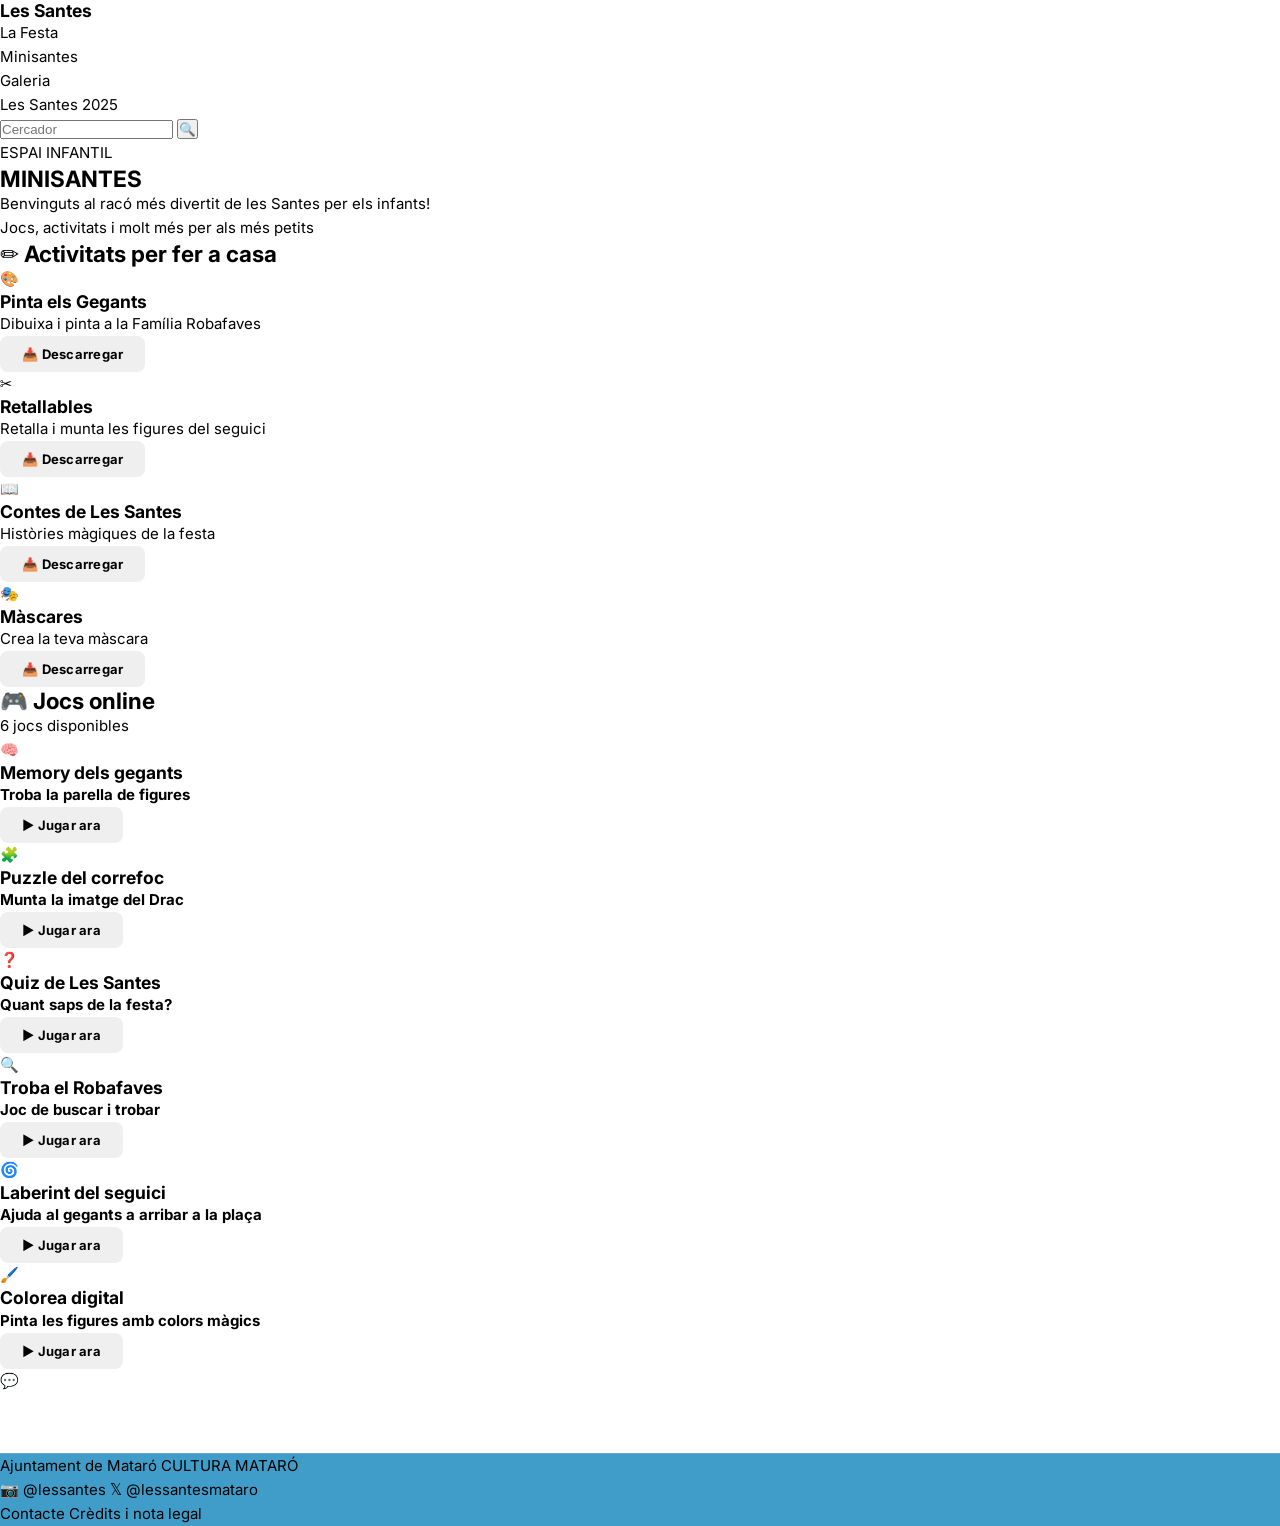
<file: index.html>
<!DOCTYPE html>
<html lang="ca">
<head>
    <meta charset="UTF-8">
    <meta name="viewport" content="width=device-width, initial-scale=1.0">
    <title>Minisantes - Les Santes</title>
    <link rel="stylesheet" href="style.css">
</head>
<body>

    <header>
        <div class="logos-header">
            <div class="flag-placeholder"></div>
            <h3>Les Santes</h3>
        </div>
        <nav>
            <ul>
                <li><a href="#">La Festa</a></li>
                <li><a href="#">Minisantes</a></li>
                <li><a href="#">Galeria</a></li>
                <li><a href="#">Les Santes 2025</a></li>
            </ul>
        </nav>
        <div class="search-bar">
            <input type="text" placeholder="Cercador">
            <button>🔍</button>
        </div>
    </header>

    <section class="hero">
        <div class="badge">ESPAI INFANTIL</div>
        <h1>MINISANTES</h1>
        <p>Benvinguts al racó més divertit de les Santes per els infants!<br>Jocs, activitats i molt més per als més petits</p>
    </section>

    <div class="container">
        <div class="section-header">
            <h2>✏️ Activitats per fer a casa</h2>
        </div>
        
        <div class="grid-4">
            <div class="card card-bordered bg-red">
                <div class="card-icon">🎨</div>
                <h3>Pinta els Gegants</h3>
                <p>Dibuixa i pinta a la Família Robafaves</p>
                <button class="btn">📥 Descarregar</button>
            </div>
            
            <div class="card card-bordered bg-blue">
                <div class="card-icon">✂️</div>
                <h3>Retallables</h3>
                <p>Retalla i munta les figures del seguici</p>
                <button class="btn">📥 Descarregar</button>
            </div>
            
            <div class="card card-bordered bg-yellow">
                <div class="card-icon">📖</div>
                <h3>Contes de Les Santes</h3>
                <p>Històries màgiques de la festa</p>
                <button class="btn">📥 Descarregar</button>
            </div>
            
            <div class="card card-bordered bg-pink">
                <div class="card-icon">🎭</div>
                <h3>Màscares</h3>
                <p>Crea la teva màscara</p>
                <button class="btn">📥 Descarregar</button>
            </div>
        </div>

        <div class="section-header">
            <h2>🎮 Jocs online</h2>
            <div class="badge-green">6 jocs disponibles</div>
        </div>

        <div class="grid-3">
            <div class="card bg-dark-red">
                <div class="card-icon">🧠</div>
                <h3>Memory dels gegants</h3>
                <p><strong>Troba la parella de figures</strong></p>
                <button class="btn">▶ Jugar ara</button>
            </div>
            
            <div class="card bg-light-green card-dark-text">
                <div class="card-icon">🧩</div>
                <h3>Puzzle del correfoc</h3>
                <p><strong>Munta la imatge del Drac</strong></p>
                <button class="btn">▶ Jugar ara</button>
            </div>
            
            <div class="card bg-purple">
                <div class="card-icon">❓</div>
                <h3>Quiz de Les Santes</h3>
                <p><strong>Quant saps de la festa?</strong></p>
                <button class="btn">▶ Jugar ara</button>
            </div>
            
            <div class="card bg-orange card-dark-text">
                <div class="card-icon">🔍</div>
                <h3>Troba el Robafaves</h3>
                <p><strong>Joc de buscar i trobar</strong></p>
                <button class="btn">▶ Jugar ara</button>
            </div>
            
            <div class="card bg-cyan card-dark-text">
                <div class="card-icon">🌀</div>
                <h3>Laberint del seguici</h3>
                <p><strong>Ajuda al gegants a arribar a la plaça</strong></p>
                <button class="btn">▶ Jugar ara</button>
            </div>
            
            <div class="card bg-lime card-dark-text">
                <div class="card-icon">🖌️</div>
                <h3>Colorea digital</h3>
                <p><strong>Pinta les figures amb colors màgics</strong></p>
                <button class="btn">▶ Jugar ara</button>
            </div>
        </div>
    </div>

    <div class="fab">💬</div>

    <footer>
        <div class="footer-logos">
            <span>Ajuntament de Mataró</span>
            <span>CULTURA MATARÓ</span>
        </div>
        <div class="footer-socials">
            <span>📷 @lessantes</span>
            <span>𝕏 @lessantesmataro</span>
        </div>
        <div class="footer-links">
            <a href="#">Contacte</a>
            <a href="#">Crèdits i nota legal</a>
        </div>
    </footer>

</body>
</html>
</file>
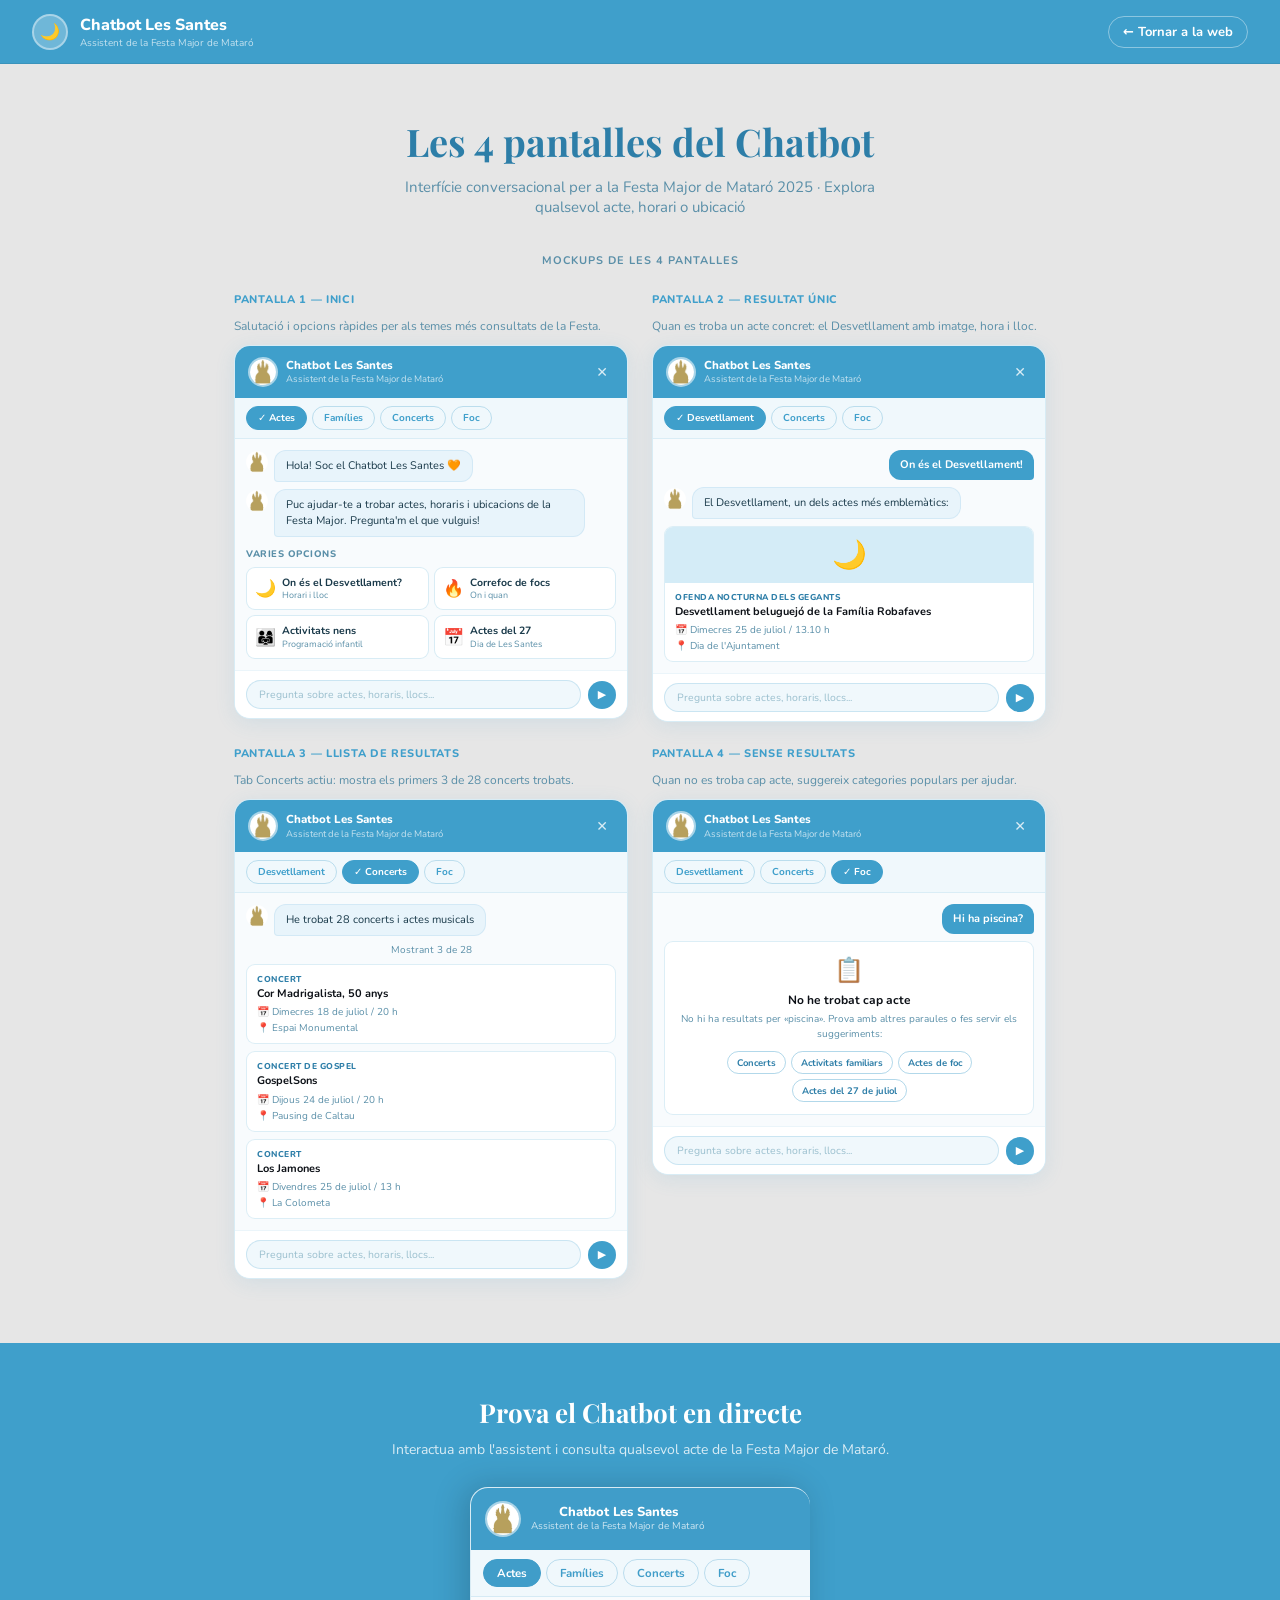
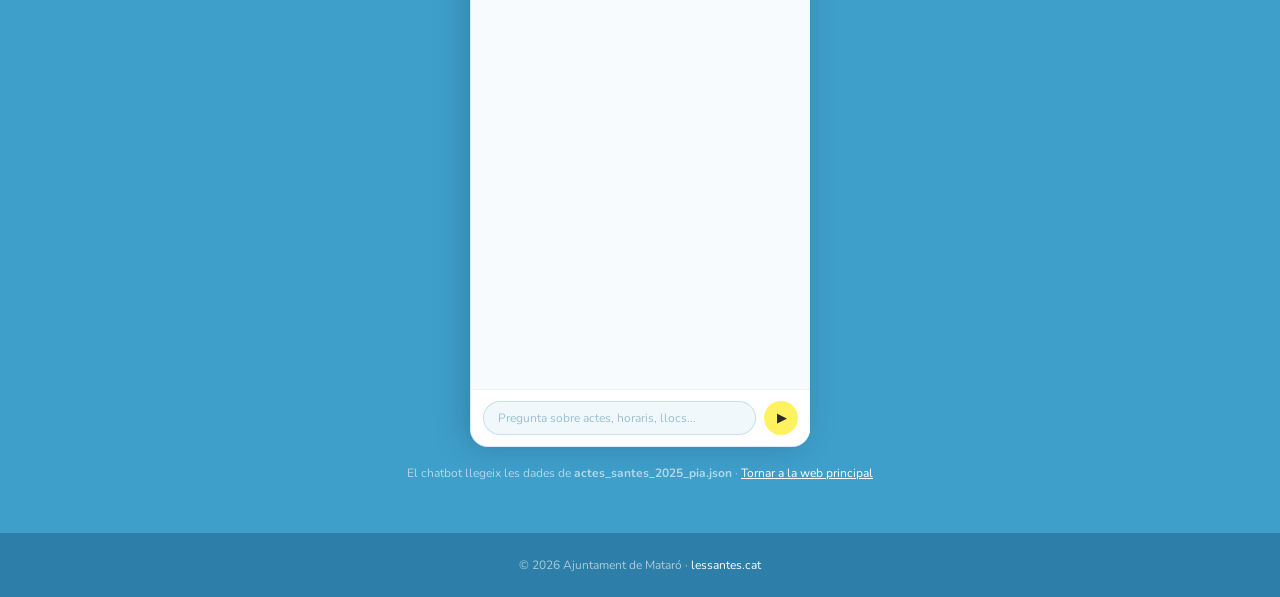
<file: chatbot.html>
<!DOCTYPE html>
<html lang="ca">
<head>
  <meta charset="UTF-8" />
  <meta name="viewport" content="width=device-width, initial-scale=1.0" />
  <title>Chatbot Les Santes – Demo</title>
  <link rel="preconnect" href="https://fonts.googleapis.com">
  <link rel="preconnect" href="https://fonts.gstatic.com" crossorigin>
  <link href="https://fonts.googleapis.com/css2?family=Nunito:wght@300;400;500;600;700;800&family=Playfair+Display:ital,wght@0,700;1,400&display=swap" rel="stylesheet">
  <link rel="stylesheet" href="chatbot.css">
  <style>
    *, *::before, *::after { box-sizing: border-box; margin: 0; padding: 0; }
    :root {
      --blue:   #3f9fcb;
      --blue-d: #2d7ea8;
      --blue-l: #63bfe3;
      --bg:     #e6e6e6;
      --bg2:    #f0f8fc;
      --text:   #0d1117;
      --muted:  #5a8fa8;
    }

    body {
      background: var(--bg);
      color: var(--text);
      font-family: 'Nunito', system-ui, sans-serif;
      font-size: 14px;
      min-height: 100dvh;
    }

    /* ── Top bar ── */
    .top-bar {
      display: flex;
      align-items: center;
      justify-content: space-between;
      padding: 0 32px;
      height: 64px;
      background: var(--blue);
      border-bottom: 1px solid rgba(0,0,0,0.08);
      position: sticky;
      top: 0;
      z-index: 50;
    }
    .top-brand { display: flex; align-items: center; gap: 12px; }
    .top-avatar {
      width: 36px; height: 36px; border-radius: 50%;
      background: rgba(255,255,255,0.25);
      border: 2px solid rgba(255,255,255,0.4);
      display: flex; align-items: center; justify-content: center;
      font-size: 16px;
    }
    .top-title { font-size: 16px; font-weight: 800; color: #fff; }
    .top-sub   { font-size: 10px; color: rgba(255,255,255,0.7); }
    .back-link {
      color: #fff; text-decoration: none; font-size: 13px; font-weight: 700;
      display: flex; align-items: center; gap: 6px; padding: 6px 14px;
      border: 1px solid rgba(255,255,255,0.4); border-radius: 20px;
      transition: background 0.15s;
    }
    .back-link:hover { background: rgba(255,255,255,0.15); }

    /* ── Hero ── */
    .hero { text-align: center; padding: 52px 24px 36px; }
    .hero h1 {
      font-family: 'Playfair Display', serif;
      font-size: 38px; color: var(--blue-d); margin-bottom: 10px;
    }
    .hero p { color: var(--muted); font-size: 15px; max-width: 480px; margin: 0 auto; }

    /* ── Screens grid ── */
    .screens-section { max-width: 860px; margin: 0 auto; padding: 0 24px 64px; }
    .screens-label {
      text-align: center; color: var(--muted); font-size: 11px;
      font-weight: 700; text-transform: uppercase; letter-spacing: 1px; margin-bottom: 24px;
    }
    .screens-grid { display: grid; grid-template-columns: 1fr 1fr; gap: 24px; }
    @media (max-width: 620px) { .screens-grid { grid-template-columns: 1fr; } }

    .screen-wrap { display: flex; flex-direction: column; gap: 10px; }
    .screen-num  { font-size: 11px; font-weight: 800; color: var(--blue); text-transform: uppercase; letter-spacing: 0.7px; }
    .screen-desc { font-size: 12px; color: var(--muted); line-height: 1.5; }

    /* ── Mockup panels ── */
    .mock-panel {
      background: #fff;
      border-radius: 16px;
      overflow: hidden;
      border: 1px solid rgba(63,159,203,0.2);
      box-shadow: 0 4px 20px rgba(63,159,203,0.12);
      font-size: 11.5px;
    }
    .mock-header {
      display: flex; align-items: center; justify-content: space-between;
      padding: 11px 13px; background: var(--blue);
    }
    .mock-header-left { display: flex; align-items: center; gap: 8px; }
    .mock-avatar {
      width: 30px; height: 30px; border-radius: 50%;
      background: rgba(255,255,255,0.25); border: 2px solid rgba(255,255,255,0.4);
      display: flex; align-items: center; justify-content: center; flex-shrink:0; overflow:hidden;
    }
    .mock-title  { color: #fff; font-size: 11.5px; font-weight: 800; line-height:1.2; }
    .mock-sub    { color: rgba(255,255,255,0.7); font-size: 9.5px; }
    .mock-close  { color: rgba(255,255,255,0.8); font-size: 14px; cursor: default; padding: 3px 6px; }

    .mock-tabs {
      display: flex; gap: 5px; padding: 8px 11px;
      background: var(--bg2); border-bottom: 1px solid rgba(63,159,203,0.12);
    }
    .mock-tab {
      background: transparent; border: 1px solid rgba(63,159,203,0.3); color: var(--blue);
      font-size: 10px; font-weight: 700; padding: 4px 11px; border-radius: 20px; white-space: nowrap;
    }
    .mock-tab.active { background: var(--blue); color: #fff; border-color: var(--blue); }

    .mock-body { padding: 11px; display: flex; flex-direction: column; gap: 7px; background: #f8fbfd; }

    .mock-bot-row  { display: flex; align-items: flex-start; gap: 6px; }
    .mock-user-row { display: flex; justify-content: flex-end; }
    .mock-dot {
      width: 22px; height: 22px; border-radius: 50%; background: var(--blue);
      background-image: url('imgs/icono_casco_robafaves.jpg');
      background-size: cover; background-position: center;
      flex-shrink: 0; margin-top: 1px; overflow: hidden;
    }
    .mock-bubble {
      background: #e8f4fb; color: #1a3a4a; border-radius: 12px 12px 12px 4px;
      padding: 7px 11px; font-size: 11px; line-height: 1.45; max-width: 84%;
      border: 1px solid rgba(63,159,203,0.12);
    }
    .mock-bubble-user {
      background: var(--blue); color: #fff; font-weight: 700;
      border-radius: 12px 12px 4px 12px; border: none;
    }

    .mock-section-lbl {
      color: var(--muted); font-size: 9.5px; font-weight: 800;
      text-transform: uppercase; letter-spacing: 0.5px; margin-top: 3px;
    }
    .mock-opts-grid { display: grid; grid-template-columns: 1fr 1fr; gap: 5px; }
    .mock-opt {
      background: #fff; border: 1px solid rgba(63,159,203,0.2);
      border-radius: 9px; padding: 8px; display: flex; align-items: center; gap: 6px;
    }
    .mock-opt-icon  { font-size: 17px; }
    .mock-opt-title { color: #1a3a4a; font-size: 10.5px; font-weight: 700; line-height: 1.3; }
    .mock-opt-sub   { color: var(--muted); font-size: 9px; }

    .mock-event-card {
      background: #fff; border: 1px solid rgba(63,159,203,0.18);
      border-radius: 9px; overflow: hidden;
    }
    .mock-card-img  { width: 100%; height: 56px; background: #d4ecf7; position:relative; }
    .mock-card-moon {
      position:absolute; inset:0; display:flex; align-items:center; justify-content:center; font-size:28px;
    }
    .mock-card-body  { padding: 8px 10px; }
    .mock-card-pre   { color: var(--blue-d); font-size: 8.5px; font-weight: 800; letter-spacing: 0.5px; margin-bottom: 2px; }
    .mock-card-title { color: #0d1117; font-size: 11px; font-weight: 700; line-height: 1.3; margin-bottom: 4px; }
    .mock-card-det   { color: var(--muted); font-size: 10px; display:flex; gap:3px; margin-top:2px; }

    .mock-count-lbl { color: var(--muted); font-size: 10px; text-align: center; }

    .mock-no-results {
      background: #fff; border: 1px solid rgba(63,159,203,0.18);
      border-radius: 9px; padding: 12px 10px; text-align: center;
    }
    .mock-no-title { color: #0d1117; font-size: 12px; font-weight: 700; margin-bottom:4px; }
    .mock-no-text  { color: var(--muted); font-size: 10px; line-height:1.5; margin-bottom: 9px; }
    .mock-sugs { display: flex; flex-wrap: wrap; gap: 5px; justify-content: center; }
    .mock-sug {
      border: 1px solid rgba(63,159,203,0.4); color: var(--blue-d);
      font-size: 9.5px; font-weight: 700; padding: 4px 9px; border-radius: 20px;
    }

    .mock-input {
      display: flex; align-items: center; gap: 7px;
      padding: 9px 11px; background: #fff;
      border-top: 1px solid rgba(63,159,203,0.1);
    }
    .mock-input-field {
      flex:1; background: var(--bg2); border: 1px solid rgba(63,159,203,0.22);
      border-radius: 20px; padding: 6px 12px; color: #9abfce; font-size: 10.5px;
    }
    .mock-send {
      width: 28px; height: 28px; border-radius: 50%; background: var(--blue);
      display: flex; align-items: center; justify-content: center;
      color: #fff; font-size: 11px; flex-shrink:0;
    }

    /* ── Live demo section ── */
    .live-section {
      background: var(--blue);
      padding: 52px 24px;
      text-align: center;
    }
    .live-section h2 {
      font-family: 'Playfair Display', serif;
      font-size: 26px; color: #fff; margin-bottom: 10px;
    }
    .live-section p { color: rgba(255,255,255,0.8); font-size: 14px; margin-bottom: 28px; }

    #chatbotPanel.inline-mode {
      position: static;
      width: 340px;
      height: 560px;
      transform: none !important;
      opacity: 1 !important;
      pointer-events: all !important;
      margin: 0 auto;
      border-radius: 18px;
      display: flex;
    }
    .live-hint { margin-top: 18px; color: rgba(255,255,255,0.6); font-size: 12px; }
    .live-hint a { color: #fff; text-decoration: underline; }

    /* ── Footer ── */
    .page-footer {
      background: var(--blue-d);
      padding: 24px; text-align: center; color: rgba(255,255,255,0.6); font-size: 12px;
    }
    .page-footer a { color: #fff; text-decoration: none; }
  </style>
</head>
<body>

<!-- ── Top bar ── -->
<div class="top-bar">
  <div class="top-brand">
    <div class="top-avatar">🌙</div>
    <div>
      <div class="top-title">Chatbot Les Santes</div>
      <div class="top-sub">Assistent de la Festa Major de Mataró</div>
    </div>
  </div>
  <a href="home.html" class="back-link">← Tornar a la web</a>
</div>

<!-- ── Hero ── -->
<div class="hero">
  <h1>Les 4 pantalles del Chatbot</h1>
  <p>Interfície conversacional per a la Festa Major de Mataró 2025 · Explora qualsevol acte, horari o ubicació</p>
</div>

<!-- ── 4 Static screen mockups ── -->
<section class="screens-section">
  <div class="screens-label">Mockups de les 4 pantalles</div>
  <div class="screens-grid">

    <!-- SCREEN 1 – Welcome -->
    <div class="screen-wrap">
      <div class="screen-num">Pantalla 1 — Inici</div>
      <div class="screen-desc">Salutació i opcions ràpides per als temes més consultats de la Festa.</div>
      <div class="mock-panel">
        <div class="mock-header">
          <div class="mock-header-left">
            <div class="mock-avatar"><img src="imgs/icono_casco_robafaves.jpg" style="width:100%;height:100%;object-fit:cover;" alt=""></div>
            <div><div class="mock-title">Chatbot Les Santes</div><div class="mock-sub">Assistent de la Festa Major de Mataró</div></div>
          </div>
          <div class="mock-close">✕</div>
        </div>
        <div class="mock-tabs">
          <div class="mock-tab active">✓ Actes</div>
          <div class="mock-tab">Famílies</div>
          <div class="mock-tab">Concerts</div>
          <div class="mock-tab">Foc</div>
        </div>
        <div class="mock-body">
          <div class="mock-bot-row"><div class="mock-dot"></div><div class="mock-bubble">Hola! Soc el Chatbot Les Santes 🧡</div></div>
          <div class="mock-bot-row"><div class="mock-dot"></div><div class="mock-bubble">Puc ajudar-te a trobar actes, horaris i ubicacions de la Festa Major. Pregunta'm el que vulguis!</div></div>
          <div class="mock-section-lbl">Varies Opcions</div>
          <div class="mock-opts-grid">
            <div class="mock-opt"><div class="mock-opt-icon">🌙</div><div><div class="mock-opt-title">On és el Desvetllament?</div><div class="mock-opt-sub">Horari i lloc</div></div></div>
            <div class="mock-opt"><div class="mock-opt-icon">🔥</div><div><div class="mock-opt-title">Correfoc de focs</div><div class="mock-opt-sub">On i quan</div></div></div>
            <div class="mock-opt"><div class="mock-opt-icon">👨‍👩‍👧</div><div><div class="mock-opt-title">Activitats nens</div><div class="mock-opt-sub">Programació infantil</div></div></div>
            <div class="mock-opt"><div class="mock-opt-icon">📅</div><div><div class="mock-opt-title">Actes del 27</div><div class="mock-opt-sub">Dia de Les Santes</div></div></div>
          </div>
        </div>
        <div class="mock-input">
          <div class="mock-input-field">Pregunta sobre actes, horaris, llocs...</div>
          <div class="mock-send">▶</div>
        </div>
      </div>
    </div>

    <!-- SCREEN 2 – Desvetllament result -->
    <div class="screen-wrap">
      <div class="screen-num">Pantalla 2 — Resultat únic</div>
      <div class="screen-desc">Quan es troba un acte concret: el Desvetllament amb imatge, hora i lloc.</div>
      <div class="mock-panel">
        <div class="mock-header">
          <div class="mock-header-left">
            <div class="mock-avatar"><img src="imgs/icono_casco_robafaves.jpg" style="width:100%;height:100%;object-fit:cover;" alt=""></div>
            <div><div class="mock-title">Chatbot Les Santes</div><div class="mock-sub">Assistent de la Festa Major de Mataró</div></div>
          </div>
          <div class="mock-close">✕</div>
        </div>
        <div class="mock-tabs">
          <div class="mock-tab active">✓ Desvetllament</div>
          <div class="mock-tab">Concerts</div>
          <div class="mock-tab">Foc</div>
        </div>
        <div class="mock-body">
          <div class="mock-user-row"><div class="mock-bubble mock-bubble-user">On és el Desvetllament!</div></div>
          <div class="mock-bot-row"><div class="mock-dot"></div><div class="mock-bubble">El Desvetllament, un dels actes més emblemàtics:</div></div>
          <div class="mock-event-card">
            <div class="mock-card-img"><div class="mock-card-moon">🌙</div></div>
            <div class="mock-card-body">
              <div class="mock-card-pre">OFENDA NOCTURNA DELS GEGANTS</div>
              <div class="mock-card-title">Desvetllament beluguejó de la Família Robafaves</div>
              <div class="mock-card-det"><span>📅</span> Dimecres 25 de juliol / 13.10 h</div>
              <div class="mock-card-det"><span>📍</span> Dia de l'Ajuntament</div>
            </div>
          </div>
        </div>
        <div class="mock-input">
          <div class="mock-input-field">Pregunta sobre actes, horaris, llocs...</div>
          <div class="mock-send">▶</div>
        </div>
      </div>
    </div>

    <!-- SCREEN 3 – Concerts list -->
    <div class="screen-wrap">
      <div class="screen-num">Pantalla 3 — Llista de resultats</div>
      <div class="screen-desc">Tab Concerts actiu: mostra els primers 3 de 28 concerts trobats.</div>
      <div class="mock-panel">
        <div class="mock-header">
          <div class="mock-header-left">
            <div class="mock-avatar"><img src="imgs/icono_casco_robafaves.jpg" style="width:100%;height:100%;object-fit:cover;" alt=""></div>
            <div><div class="mock-title">Chatbot Les Santes</div><div class="mock-sub">Assistent de la Festa Major de Mataró</div></div>
          </div>
          <div class="mock-close">✕</div>
        </div>
        <div class="mock-tabs">
          <div class="mock-tab">Desvetllament</div>
          <div class="mock-tab active">✓ Concerts</div>
          <div class="mock-tab">Foc</div>
        </div>
        <div class="mock-body">
          <div class="mock-bot-row"><div class="mock-dot"></div><div class="mock-bubble">He trobat 28 concerts i actes musicals</div></div>
          <div class="mock-count-lbl">Mostrant 3 de 28</div>
          <div class="mock-event-card">
            <div class="mock-card-body">
              <div class="mock-card-pre">CONCERT</div>
              <div class="mock-card-title">Cor Madrigalista, 50 anys</div>
              <div class="mock-card-det"><span>📅</span> Dimecres 18 de juliol / 20 h</div>
              <div class="mock-card-det"><span>📍</span> Espai Monumental</div>
            </div>
          </div>
          <div class="mock-event-card">
            <div class="mock-card-body">
              <div class="mock-card-pre">CONCERT DE GOSPEL</div>
              <div class="mock-card-title">GospelSons</div>
              <div class="mock-card-det"><span>📅</span> Dijous 24 de juliol / 20 h</div>
              <div class="mock-card-det"><span>📍</span> Pausing de Caltau</div>
            </div>
          </div>
          <div class="mock-event-card">
            <div class="mock-card-body">
              <div class="mock-card-pre">CONCERT</div>
              <div class="mock-card-title">Los Jamones</div>
              <div class="mock-card-det"><span>📅</span> Divendres 25 de juliol / 13 h</div>
              <div class="mock-card-det"><span>📍</span> La Colometa</div>
            </div>
          </div>
        </div>
        <div class="mock-input">
          <div class="mock-input-field">Pregunta sobre actes, horaris, llocs...</div>
          <div class="mock-send">▶</div>
        </div>
      </div>
    </div>

    <!-- SCREEN 4 – No results -->
    <div class="screen-wrap">
      <div class="screen-num">Pantalla 4 — Sense resultats</div>
      <div class="screen-desc">Quan no es troba cap acte, suggereix categories populars per ajudar.</div>
      <div class="mock-panel">
        <div class="mock-header">
          <div class="mock-header-left">
            <div class="mock-avatar"><img src="imgs/icono_casco_robafaves.jpg" style="width:100%;height:100%;object-fit:cover;" alt=""></div>
            <div><div class="mock-title">Chatbot Les Santes</div><div class="mock-sub">Assistent de la Festa Major de Mataró</div></div>
          </div>
          <div class="mock-close">✕</div>
        </div>
        <div class="mock-tabs">
          <div class="mock-tab">Desvetllament</div>
          <div class="mock-tab">Concerts</div>
          <div class="mock-tab active">✓ Foc</div>
        </div>
        <div class="mock-body">
          <div class="mock-user-row"><div class="mock-bubble mock-bubble-user">Hi ha piscina?</div></div>
          <div class="mock-no-results">
            <div style="font-size:24px;margin-bottom:6px;">📋</div>
            <div class="mock-no-title">No he trobat cap acte</div>
            <div class="mock-no-text">No hi ha resultats per «piscina». Prova amb altres paraules o fes servir els suggeriments:</div>
            <div class="mock-sugs">
              <div class="mock-sug">Concerts</div>
              <div class="mock-sug">Activitats familiars</div>
              <div class="mock-sug">Actes de foc</div>
              <div class="mock-sug">Actes del 27 de juliol</div>
            </div>
          </div>
        </div>
        <div class="mock-input">
          <div class="mock-input-field">Pregunta sobre actes, horaris, llocs...</div>
          <div class="mock-send">▶</div>
        </div>
      </div>
    </div>

  </div><!-- /screens-grid -->
</section>

<!-- ── Live interactive demo ── -->
<div class="live-section">
  <h2>Prova el Chatbot en directe</h2>
  <p>Interactua amb l'assistent i consulta qualsevol acte de la Festa Major de Mataró.</p>

  <!-- Live widget (inline, always visible) -->
  <div id="chatbotPanel" class="inline-mode">
    <div class="cb-header">
      <div class="cb-header-left">
        <div class="cb-avatar"><img src="imgs/icono_casco_robafaves.jpg" alt=""></div>
        <div class="cb-header-text">
          <span class="cb-title">Chatbot Les Santes</span>
          <span class="cb-subtitle">Assistent de la Festa Major de Mataró</span>
        </div>
      </div>
    </div>
    <div class="cb-tabs">
      <button class="cb-tab active" data-category="all">Actes</button>
      <button class="cb-tab" data-category="families">Famílies</button>
      <button class="cb-tab" data-category="concerts">Concerts</button>
      <button class="cb-tab" data-category="foc">Foc</button>
    </div>
    <div class="cb-messages" id="cbMessages"></div>
    <div class="cb-input-row">
      <input id="cbInput" type="text" placeholder="Pregunta sobre actes, horaris, llocs..." autocomplete="off"/>
      <button id="cbSend" class="cb-send-btn" aria-label="Enviar">▶</button>
    </div>
  </div>

  <div class="live-hint">
    El chatbot llegeix les dades de <strong>actes_santes_2025_pia.json</strong> ·
    <a href="home.html">Tornar a la web principal</a>
  </div>
</div>

<!-- ── Footer ── -->
<div class="page-footer">
  © 2026 Ajuntament de Mataró · <a href="https://www.lessantes.cat/" target="_blank">lessantes.cat</a>
</div>

<script>
  /* inline mode: obre el panell directament sense FAB */
  document.addEventListener('DOMContentLoaded', function() {
    var p = document.getElementById('chatbotPanel');
    if (!p) return;
    p.classList.add('cb-visible');
    requestAnimationFrame(function(){ p.classList.add('open'); });
  });
</script>
<script src="chatbot.js"></script>
</body>
</html>
</file>
<file: style.css>
/* ===================================================================
   LES SANTES 2026 — DESIGN SYSTEM
   Tipografia: Inter (principal) | Baloo 2 + Fredoka (Minisantes)
   Paleta: design system oficial Les Santes 2026
   =================================================================== */

/* Google Fonts */
@import url('https://fonts.googleapis.com/css2?family=Inter:ital,opsz,wght@0,14..32,300;0,14..32,400;0,14..32,500;0,14..32,600;0,14..32,700;0,14..32,800;0,14..32,900;1,14..32,400&display=swap');
@import url('https://fonts.googleapis.com/css2?family=Baloo+2:wght@500;600;700;800&family=Fredoka:wght@400;500;600;700&display=swap');

/* ── TOKENS ── */
:root {
  /* === Colors Principals === */
  --blau:   #409DC9;
  --groc:   #F0CF3C;
  --blanc:  #FFFFFF;

  /* === Colors Secundaris === */
  --rosa:    #FF9FF3;
  --verd:    #AEF4A8;
  --taronja: #F99D5B;
  --cyan:    #67E8F9;
  --morat:   #EA80F4;
  --vermell: #E05C5C;

  /* === Neutrals === */
  --negre:      #2A2A2A;
  --gris-fosc:  #444444;
  --gris-mig:   #808080;
  --gris-clar:  #D4D4D4;
  --gris-bg:    #F5F5F5;

  /* === Semantic Aliases === */
  --primary: var(--blau);
  --accent:  var(--groc);

  /* === Typography === */
  --font-main: 'Inter', system-ui, -apple-system, sans-serif;
  --font-mini: 'Baloo 2', 'Fredoka', sans-serif;

  /* === Shadows === */
  --shadow-xs: 0 1px 4px rgba(0,0,0,0.10);
  --shadow-sm: 0 2px 10px rgba(0,0,0,0.14);
  --shadow-md: 0 8px 24px rgba(0,0,0,0.18);
  --shadow-lg: 0 18px 42px rgba(0,0,0,0.26);

  /* === Border radius === */
  --radius-sm:  8px;
  --radius-md:  12px;
  --radius-lg:  18px;
  --radius-xl:  24px;
}

/* ── RESET ── */
*, *::before, *::after { box-sizing: border-box; margin: 0; padding: 0; }
a { color: inherit; text-decoration: none; }
img { max-width: 100%; display: block; }
button { font-family: inherit; }

/* ── BASE ── */
body {
  font-family: var(--font-main);
  font-size: 15px;
  line-height: 1.6;
  -webkit-font-smoothing: antialiased;
  -moz-osx-font-smoothing: grayscale;
}

h1, h2, h3, h4, h5, h6 {
  font-family: var(--font-main);
  font-weight: 700;
  line-height: 1.2;
}

/* ── SCROLLBAR ── */
::-webkit-scrollbar { width: 6px; height: 6px; }
::-webkit-scrollbar-track { background: transparent; }
::-webkit-scrollbar-thumb { background: rgba(64,157,201,0.4); border-radius: 3px; }
::-webkit-scrollbar-thumb:hover { background: var(--blau); }

/* =================================================================
   NAVIGATION
   ================================================================= */
.site-nav {
  display: grid;
  grid-template-columns: 1fr auto 1fr;
  align-items: center;
  padding: 0 48px;
  height: 68px;
  background: var(--blau);
  position: sticky;
  top: 0;
  z-index: 200;
}

.nav-logo {
  display: flex;
  align-items: center;
  gap: 12px;
  text-decoration: none;
}

.nav-logo img {
  height: 42px;
  width: auto;
  display: block;
  flex-shrink: 0;
}

.logo-icon {
  width: 40px;
  height: 40px;
  background: rgba(255,255,255,0.18);
  border: 2px solid rgba(255,255,255,0.45);
  border-radius: var(--radius-sm);
  display: flex;
  align-items: center;
  justify-content: center;
  font-size: 13px;
  font-weight: 900;
  color: #fff;
  flex-shrink: 0;
  overflow: hidden;
}

.logo-icon img {
  width: 100%;
  height: 100%;
  object-fit: cover;
}

.nav-logo-text { line-height: 1; }

.logo-name {
  display: block;
  font-weight: 800;
  font-size: 16px;
  color: #fff;
  letter-spacing: -0.01em;
}

.logo-sub {
  display: block;
  font-size: 9px;
  color: rgba(255,255,255,0.65);
  font-weight: 500;
  letter-spacing: 0.14em;
  text-transform: uppercase;
  margin-top: 3px;
}

.nav-links {
  display: flex;
  gap: 2px;
  list-style: none;
}

.nav-links a {
  font-size: 13px;
  font-weight: 500;
  color: rgba(255,255,255,0.88);
  padding: 8px 14px;
  border-radius: var(--radius-sm);
  transition: background 0.15s, color 0.15s;
  letter-spacing: 0.01em;
}

.nav-links a:hover { color: #fff; background: rgba(255,255,255,0.14); }
.nav-links a.active { color: #fff; background: rgba(255,255,255,0.2); }

.nav-right { display: flex; align-items: center; gap: 8px; justify-self: end; }

.nav-search {
  display: flex;
  align-items: center;
  gap: 8px;
  background: rgba(255,255,255,0.14);
  border: 1px solid rgba(255,255,255,0.28);
  border-radius: var(--radius-sm);
  padding: 8px 14px;
  font-size: 13px;
  color: #fff;
  cursor: pointer;
  transition: background 0.15s;
}

.nav-search:hover { background: rgba(255,255,255,0.24); }

.nav-cta {
  background: var(--groc);
  color: var(--negre);
  font-size: 12px;
  font-weight: 800;
  padding: 8px 18px;
  border-radius: var(--radius-sm);
  letter-spacing: 0.02em;
  transition: opacity 0.15s, transform 0.15s;
  white-space: nowrap;
}

.nav-cta:hover { opacity: 0.88; transform: translateY(-1px); }

.nav-hamburger { display: none; flex-direction: column; gap: 5px; cursor: pointer; padding: 4px; }
.nav-hamburger span { display: block; width: 22px; height: 2px; background: #fff; border-radius: 2px; }

.mobile-menu {
  display: none;
  position: fixed;
  inset: 68px 0 0 0;
  background: var(--negre);
  z-index: 199;
  padding: 28px 24px;
  flex-direction: column;
  gap: 4px;
  overflow-y: auto;
}

.mobile-menu.open { display: flex; }

.mobile-menu a {
  font-size: 17px;
  font-weight: 600;
  color: rgba(255,255,255,0.85);
  padding: 12px 8px;
  border-bottom: 1px solid rgba(255,255,255,0.08);
  transition: color 0.15s;
}

.mobile-menu a:hover { color: var(--groc); }

/* =================================================================
   CATEGORY TAGS / BADGES
   ================================================================= */
.event-tag {
  display: inline-block;
  font-size: 9px;
  font-weight: 700;
  padding: 3px 9px;
  border-radius: 20px;
  text-transform: uppercase;
  letter-spacing: 0.07em;
  white-space: nowrap;
}

/* Light page tags */
.tag-tradicio   { background: rgba(64,157,201,0.15);  color: #1f7ea8; }
.tag-musica     { background: rgba(234,128,244,0.18); color: #a020b8; }
.tag-familiar   { background: rgba(174,244,168,0.28); color: #1e7a18; }
.tag-espectacle { background: rgba(249,157,91,0.18);  color: #b85500; }
.tag-exposicio  { background: rgba(103,232,249,0.2);  color: #0876a0; }
.tag-foc        { background: rgba(224,92,92,0.18);   color: #c02020; }
.tag-esport     { background: rgba(174,244,168,0.28); color: #1e7a18; }

/* Dark page tags — same hue, lighter text */
body.pg-dark .tag-tradicio   { background: rgba(103,232,249,0.18);  color: var(--cyan); }
body.pg-dark .tag-musica     { background: rgba(234,128,244,0.16);  color: var(--rosa); }
body.pg-dark .tag-familiar   { background: rgba(174,244,168,0.16);  color: var(--verd); }
body.pg-dark .tag-espectacle { background: rgba(249,157,91,0.18);   color: var(--taronja); }
body.pg-dark .tag-exposicio  { background: rgba(103,232,249,0.16);  color: var(--cyan); }
body.pg-dark .tag-foc        { background: rgba(224,92,92,0.18);    color: var(--vermell); }
body.pg-dark .tag-esport     { background: rgba(174,244,168,0.16);  color: var(--verd); }

/* =================================================================
   EVENT CARDS
   ================================================================= */
.event-card {
  background: #fff;
  border-radius: var(--radius-md);
  overflow: hidden;
  transition: transform 0.2s, box-shadow 0.2s;
  cursor: pointer;
  border: 1px solid rgba(0,0,0,0.07);
  box-shadow: var(--shadow-xs);
}

body.pg-dark .event-card {
  background: #333;
  border-color: rgba(255,255,255,0.07);
  box-shadow: 0 4px 16px rgba(0,0,0,0.3);
}

.event-card:hover {
  transform: translateY(-4px);
  box-shadow: var(--shadow-md);
}

.event-card-img {
  width: 100%;
  aspect-ratio: 16/9;
  object-fit: cover;
  display: block;
}

.event-card-img-placeholder {
  width: 100%;
  aspect-ratio: 16/9;
  background: var(--gris-bg);
  display: flex;
  align-items: center;
  justify-content: center;
  font-size: 2.5rem;
}

body.pg-dark .event-card-img-placeholder { background: #3a3a3a; }

.event-card-body { padding: 14px 16px; }

.event-meta {
  display: flex;
  align-items: center;
  justify-content: space-between;
  margin-bottom: 8px;
}

.event-time {
  font-size: 12px;
  font-weight: 700;
  color: var(--blau);
  letter-spacing: 0.02em;
}

body.pg-dark .event-time { color: var(--groc); }

.event-pretitle {
  font-size: 10px;
  font-weight: 600;
  color: var(--blau);
  text-transform: uppercase;
  letter-spacing: 0.08em;
  margin-bottom: 4px;
}

body.pg-dark .event-pretitle { color: var(--cyan); }

.event-title {
  font-size: 14px;
  font-weight: 700;
  margin-bottom: 6px;
  line-height: 1.3;
  color: var(--negre);
}

body.pg-dark .event-title { color: #fff; }

.event-location {
  font-size: 11px;
  color: var(--gris-mig);
}

body.pg-dark .event-location { color: rgba(255,255,255,0.45); }

/* =================================================================
   EVENTS GRID
   ================================================================= */
.events-grid {
  display: grid;
  grid-template-columns: repeat(auto-fill, minmax(256px, 1fr));
  gap: 16px;
}

/* =================================================================
   DAY TITLE
   ================================================================= */
.day-title {
  font-size: 22px;
  font-weight: 800;
  letter-spacing: -0.02em;
  margin-bottom: 20px;
  padding-bottom: 14px;
  border-bottom: 1px solid rgba(0,0,0,0.08);
  display: flex;
  align-items: center;
  gap: 14px;
  flex-wrap: wrap;
  color: var(--negre);
}

body.pg-dark .day-title {
  color: #fff;
  border-bottom-color: rgba(255,255,255,0.08);
}

.date-badge {
  background: var(--groc);
  color: var(--negre);
  font-size: 10px;
  font-weight: 800;
  padding: 3px 12px;
  border-radius: 20px;
  letter-spacing: 0.06em;
  text-transform: uppercase;
}

/* =================================================================
   SIDEBAR
   ================================================================= */
.sidebar {
  position: sticky;
  top: 84px;
  background: rgba(255,255,255,0.05);
  border: 1px solid rgba(255,255,255,0.1);
  border-radius: var(--radius-lg);
  padding: 18px 14px;
}

.sidebar-light {
  background: #fff;
  border-color: rgba(0,0,0,0.07);
  box-shadow: var(--shadow-sm);
}

.sidebar h3 {
  font-size: 10px;
  font-weight: 700;
  text-transform: uppercase;
  letter-spacing: 0.12em;
  color: var(--gris-mig);
  margin-bottom: 10px;
  padding: 0 4px;
}

.category-menu { display: flex; flex-direction: column; gap: 2px; }

.category-btn {
  display: flex;
  align-items: center;
  gap: 10px;
  padding: 9px 12px;
  border-radius: var(--radius-sm);
  font-size: 13px;
  font-weight: 500;
  color: rgba(255,255,255,0.55);
  transition: background 0.15s, color 0.15s;
  cursor: pointer;
}

.sidebar-light .category-btn { color: var(--gris-mig); }

.category-btn:hover, .category-btn.active {
  background: rgba(255,255,255,0.1);
  color: #fff;
}

.sidebar-light .category-btn:hover,
.sidebar-light .category-btn.active {
  background: rgba(64,157,201,0.08);
  color: var(--negre);
}

.color-dot {
  width: 8px;
  height: 8px;
  border-radius: 50%;
  flex-shrink: 0;
}

.sidebar-sep {
  height: 1px;
  background: rgba(255,255,255,0.08);
  margin: 12px 4px;
}

.sidebar-light .sidebar-sep { background: rgba(0,0,0,0.07); }

/* =================================================================
   BUTTONS
   ================================================================= */
.btn {
  display: inline-flex;
  align-items: center;
  justify-content: center;
  gap: 8px;
  padding: 10px 22px;
  border-radius: var(--radius-sm);
  font-family: var(--font-main);
  font-size: 13px;
  font-weight: 700;
  cursor: pointer;
  border: none;
  transition: transform 0.15s, opacity 0.15s;
  text-decoration: none;
  white-space: nowrap;
  letter-spacing: 0.02em;
}

.btn:hover  { transform: translateY(-1px); opacity: 0.9; }
.btn:active { transform: translateY(0); }

.btn-primary { background: var(--blau); color: #fff; }
.btn-accent  { background: var(--groc); color: var(--negre); }
.btn-ghost   { background: rgba(255,255,255,0.1); color: #fff; border: 1px solid rgba(255,255,255,0.2); }
.btn-outline { background: transparent; color: var(--negre); border: 2px solid rgba(0,0,0,0.14); }
.btn-crimson { background: var(--blau); color: #fff; border-radius: 999px; }

/* =================================================================
   HEART BUTTON
   ================================================================= */
.heart-btn {
  background: rgba(255,107,107,0.1);
  border: 1px solid rgba(255,107,107,0.3);
  color: #f04070;
  width: 28px;
  height: 28px;
  border-radius: 50%;
  display: flex;
  align-items: center;
  justify-content: center;
  font-size: 13px;
  cursor: pointer;
  transition: all 0.15s;
  flex-shrink: 0;
}

.heart-btn:hover, .heart-btn.active {
  background: #f04070;
  border-color: #f04070;
  color: #fff;
  transform: scale(1.1);
}

/* =================================================================
   FOOTER
   ================================================================= */
footer {
  background: #409DC9;
  border-top: 1px solid rgba(255,255,255,0.15);
  margin-top: 60px;
}

.footer-top {
  max-width: 1040px;
  margin: 0 auto;
  padding: 52px 48px 44px;
  display: grid;
  grid-template-columns: 1fr auto auto;
  gap: 52px;
  align-items: start;
}

.footer-brand .footer-logo { display: flex; align-items: center; gap: 12px; margin-bottom: 14px; }
.footer-brand .logo-name { color: #fff; font-size: 15px; font-weight: 700; display: block; }
.footer-brand .logo-sub { color: rgba(255,255,255,0.7); font-size: 9px; font-weight: 500; letter-spacing: 0.14em; text-transform: uppercase; display: block; margin-top: 2px; }
.footer-brand p { font-size: 13px; color: rgba(255,255,255,0.65); line-height: 1.7; max-width: 280px; }

.footer-col h4 { font-size: 10px; font-weight: 700; text-transform: uppercase; letter-spacing: 0.12em; color: rgba(255,255,255,0.65); margin-bottom: 14px; }
.footer-col ul { list-style: none; display: flex; flex-direction: column; gap: 10px; }
.footer-col ul a { font-size: 13px; color: rgba(255,255,255,0.75); transition: color 0.15s; }
.footer-col ul a:hover { color: #fff; }

.footer-bottom { border-top: 1px solid rgba(255,255,255,0.15); }

.footer-bottom-inner {
  max-width: 1040px;
  margin: 0 auto;
  padding: 18px 48px;
  display: flex;
  align-items: center;
  justify-content: space-between;
  flex-wrap: wrap;
  gap: 12px;
}

.footer-social { display: flex; gap: 8px; }

.social-link {
  display: flex;
  align-items: center;
  gap: 8px;
  font-size: 12px;
  color: rgba(255,255,255,0.75);
  background: rgba(255,255,255,0.12);
  border: 1px solid rgba(255,255,255,0.22);
  border-radius: var(--radius-sm);
  padding: 7px 12px;
  transition: border-color 0.15s, color 0.15s, background 0.15s;
}

.social-link:hover { border-color: #fff; color: #fff; background: rgba(255,255,255,0.22); }

.footer-copy { font-size: 12px; color: rgba(255,255,255,0.55); }
.footer-legal { display: flex; gap: 18px; font-size: 12px; }
.footer-legal a { color: rgba(255,255,255,0.55); transition: color 0.15s; }
.footer-legal a:hover { color: #fff; }

/* Light footer variant (agenda, actes, minisantes) — also blue now */
footer.footer-light { background: #409DC9; border-top: 1px solid rgba(255,255,255,0.15); }
footer.footer-light .footer-brand .logo-name { color: #fff; }
footer.footer-light .footer-brand .logo-sub { color: rgba(255,255,255,0.7); font-weight: 500; }
footer.footer-light .footer-brand p { color: rgba(255,255,255,0.65); }
footer.footer-light .footer-col h4 { color: rgba(255,255,255,0.65); }
footer.footer-light .footer-col ul a { color: rgba(255,255,255,0.75); }
footer.footer-light .footer-col ul a:hover { color: #fff; }
footer.footer-light .footer-bottom { border-top: 1px solid rgba(255,255,255,0.15); }
footer.footer-light .social-link { color: rgba(255,255,255,0.75); background: rgba(255,255,255,0.12); border-color: rgba(255,255,255,0.22); }
footer.footer-light .social-link:hover { border-color: #fff; color: #fff; background: rgba(255,255,255,0.22); }
footer.footer-light .footer-copy { color: rgba(255,255,255,0.55); }
footer.footer-light .footer-legal a { color: rgba(255,255,255,0.55); }
footer.footer-light .footer-legal a:hover { color: #fff; }

/* =================================================================
   RESPONSIVE
   ================================================================= */
@media (max-width: 900px) {
  .site-nav   { display: flex; justify-content: space-between; align-items: center; padding: 0 16px; height: 60px; }
  .nav-links  { display: none; }
  .nav-search { display: none; }
  .nav-cta    { display: none; }
  .nav-right > form { display: none; }
  .nav-hamburger { display: flex; }
  .footer-top { grid-template-columns: 1fr; gap: 28px; padding: 32px 24px 28px; }
  .footer-bottom-inner { padding: 16px 24px; flex-direction: column; align-items: flex-start; }
}

@media (max-width: 600px) {
  .site-nav { padding: 0 14px; }
  .events-grid { grid-template-columns: 1fr; }
  .footer-social { flex-wrap: wrap; }
  .footer-bottom-inner { padding: 14px 16px; }
  .footer-top { padding: 24px 16px 20px; }
}

@media (max-width: 420px) {
  .site-nav { grid-template-columns: 1fr auto; }
  .nav-links { display: none; }
}
</file>
<file: chatbot.css>
/* ── Chatbot Les Santes – Widget styles ────────────────────────────────── */

/* ── FAB ── */
.fab {
    position: fixed;
    bottom: 28px;
    right: 28px;
    width: 58px;
    height: 54px;
    border-radius: 22px 22px 6px 22px;
    background: #409DC9;
    border: none;
    cursor: pointer;
    display: flex;
    align-items: center;
    justify-content: center;
    padding: 0;
    overflow: hidden;
    box-shadow: 0 6px 22px rgba(64,157,201,0.55), 0 2px 8px rgba(0,0,0,0.12);
    z-index: 1000;
    transition: transform 0.2s, box-shadow 0.2s, border-radius 0.2s;
    font-family: inherit;
}
.fab:hover {
    transform: scale(1.08) translateY(-2px);
    box-shadow: 0 10px 28px rgba(64,157,201,0.65), 0 4px 12px rgba(0,0,0,0.14);
    background: #2e7fad;
    border-radius: 22px 22px 6px 22px;
}
.fab img {
    width: 80%;
    height: 80%;
    object-fit: cover;
    border-radius: 14px 14px 2px 14px;
}

/* ── Panel ── */
#chatbotPanel {
    position: fixed;
    top: 0;
    right: 0;
    width: min(360px, 92vw);
    height: 100%;
    height: 100dvh;
    background: #ffffff;
    border-radius: 18px 0 0 18px;
    box-shadow: -6px 0 32px rgba(0,0,0,0.18);
    flex-direction: column;
    z-index: 1001;
    overflow: hidden;
    border: 1px solid rgba(63,159,203,0.2);
    border-right: none;
    display: none;
    opacity: 0;
    transform: translateX(100%);
    pointer-events: none;
    transition: transform 0.28s cubic-bezier(0.25,0.8,0.25,1), opacity 0.22s ease;
}
#chatbotPanel.cb-visible {
    display: flex;
}
#chatbotPanel.open {
    opacity: 1;
    transform: translateX(0);
    pointer-events: all;
}

/* ── Header ── */
.cb-header {
    display: flex;
    align-items: center;
    justify-content: space-between;
    padding: 13px 14px;
    background: #409DC9;
}
.cb-header-left { display: flex; align-items: center; gap: 10px; }
.cb-avatar {
    width: 36px;
    height: 36px;
    border-radius: 50%;
    background: rgba(255,255,255,0.25);
    display: flex;
    align-items: center;
    justify-content: center;
    flex-shrink: 0;
    border: 2px solid rgba(255,255,255,0.4);
    overflow: hidden;
    padding: 0;
}
.cb-avatar img {
    width: 100%;
    height: 100%;
    object-fit: cover;
}
.cb-header-text { display: flex; flex-direction: column; }
.cb-title    { color: #fff; font-size: 13px; font-weight: 800; line-height: 1.2; }
.cb-subtitle { color: rgba(255,255,255,0.75); font-size: 10px; line-height: 1.3; }
.cb-header-actions {
    display: flex;
    align-items: center;
    gap: 6px;
    flex-shrink: 0;
}
.cb-reset,
.cb-close {
    background: rgba(255,255,255,0.15);
    border: none;
    color: #fff;
    cursor: pointer;
    padding: 5px 8px;
    border-radius: 8px;
    transition: background 0.15s, transform 0.2s;
    line-height: 1;
    font-family: inherit;
}
.cb-reset { font-size: 17px; }
.cb-close  { font-size: 15px; }
.cb-reset:hover { background: rgba(255,255,255,0.28); transform: rotate(-45deg); }
.cb-close:hover { background: rgba(255,255,255,0.28); }

/* ── Tabs ── */
.cb-tabs {
    display: flex;
    gap: 5px;
    padding: 9px 12px;
    background: #f0f8fc;
    border-bottom: 1px solid rgba(64,157,201,0.15);
    overflow-x: auto;
    flex-shrink: 0;
    scrollbar-width: none;
}
.cb-tabs::-webkit-scrollbar { display: none; }
.cb-tab {
    background: transparent;
    border: 1px solid rgba(64,157,201,0.3);
    color: #409DC9;
    font-size: 11.5px;
    font-weight: 700;
    padding: 5px 13px;
    border-radius: 20px;
    cursor: pointer;
    white-space: nowrap;
    transition: background 0.15s, color 0.15s, border-color 0.15s;
    font-family: inherit;
}
.cb-tab.active {
    background: #409DC9;
    color: #fff;
    border-color: #409DC9;
}
.cb-tab:hover:not(.active) {
    background: rgba(64,157,201,0.1);
}

/* ── Messages area ── */
.cb-messages {
    flex: 1 1 0;
    min-height: 0;
    overflow-y: scroll;
    overflow-x: hidden;
    padding: 12px;
    display: block;
    background: #f8fbfd;
    scrollbar-width: thin;
    scrollbar-color: rgba(64,157,201,0.45) rgba(64,157,201,0.06);
}
.cb-messages::-webkit-scrollbar { width: 6px; }
.cb-messages::-webkit-scrollbar-track { background: rgba(64,157,201,0.06); border-radius: 3px; }
.cb-messages::-webkit-scrollbar-thumb { background: rgba(64,157,201,0.45); border-radius: 3px; }
.cb-messages::-webkit-scrollbar-thumb:hover { background: rgba(64,157,201,0.7); }
/* spacing between children */
.cb-messages > * { margin-bottom: 8px; }
.cb-messages > *:last-child { margin-bottom: 0; }

/* ── Bubbles ── */
.cb-msg { display: flex; }
.cb-msg-bot  { justify-content: flex-start; }
.cb-msg-user { justify-content: flex-end; }

.cb-bubble {
    background: #e8f4fb;
    color: #1a3a4a;
    border-radius: 14px 14px 14px 4px;
    padding: 9px 13px;
    font-size: 12.5px;
    line-height: 1.5;
    max-width: 86%;
    border: 1px solid rgba(64,157,201,0.12);
}
.cb-bubble-user {
    background: #409DC9;
    color: #fff;
    border-radius: 14px 14px 4px 14px;
    font-weight: 600;
    border: none;
}

/* Bot avatar dot */
.cb-msg-bot::before {
    content: '';
    width: 26px;
    height: 26px;
    border-radius: 50%;
    background: #409DC9 url('imgs/icono_casco_robafaves.jpg') center/cover no-repeat;
    flex-shrink: 0;
    margin-right: 7px;
    margin-top: 2px;
}

/* ── Typing indicator ── */
.cb-typing {
    display: flex;
    align-items: center;
    gap: 4px;
    padding: 10px 14px !important;
}
.cb-typing span {
    width: 6px;
    height: 6px;
    border-radius: 50%;
    background: #409DC9;
    opacity: 0.4;
    animation: cb-bounce 1.2s infinite ease-in-out;
}
.cb-typing span:nth-child(2) { animation-delay: 0.2s; }
.cb-typing span:nth-child(3) { animation-delay: 0.4s; }
@keyframes cb-bounce {
    0%, 80%, 100% { transform: translateY(0); opacity: 0.4; }
    40%            { transform: translateY(-5px); opacity: 1; }
}

/* ── Section label ── */
.cb-section-label {
    color: #5a8fa8;
    font-size: 10.5px;
    font-weight: 800;
    text-transform: uppercase;
    letter-spacing: 0.6px;
    margin-bottom: 4px;
}

/* ── Quick options grid ── */
.cb-options-grid {
    display: grid;
    grid-template-columns: 1fr 1fr;
    gap: 6px;
}
.cb-option-card {
    background: #fff;
    border: 1px solid rgba(64,157,201,0.22);
    border-radius: 10px;
    padding: 10px;
    cursor: pointer;
    display: flex;
    align-items: center;
    gap: 8px;
    transition: background 0.15s, border-color 0.15s, box-shadow 0.15s;
    text-align: left;
    font-family: inherit;
}
.cb-option-card:hover {
    background: #e8f4fb;
    border-color: #409DC9;
    box-shadow: 0 2px 8px rgba(64,157,201,0.15);
}
.cb-opt-icon  { font-size: 20px; flex-shrink: 0; line-height: 1; }
.cb-opt-title { color: #1a3a4a; font-size: 11.5px; font-weight: 700; line-height: 1.3; }
.cb-opt-sub   { color: #6a9eb8; font-size: 10px; margin-top: 2px; }

/* ── Count label ── */
.cb-count-label {
    color: #6a9eb8;
    font-size: 11px;
    text-align: center;
    padding: 2px 0;
}

/* ── Event cards ── */
.cb-event-card {
    background: #fff;
    border: 1px solid rgba(63,159,203,0.18);
    border-radius: 10px;
    overflow: hidden;
    box-shadow: 0 1px 4px rgba(63,159,203,0.08);
}
.cb-card-img { width: 100%; height: 76px; overflow: hidden; }
.cb-card-img img { width: 100%; height: 100%; object-fit: cover; }
.cb-card-body { padding: 9px 11px; }
.cb-card-pretitle {
    color: #409DC9;
    font-size: 9.5px;
    font-weight: 800;
    letter-spacing: 0.7px;
    text-transform: uppercase;
    margin-bottom: 3px;
}
.cb-card-title  { color: #0d1117; font-size: 12.5px; font-weight: 700; line-height: 1.3; margin-bottom: 5px; }
.cb-card-detail { color: #5a8fa8; font-size: 10.5px; margin-top: 3px; display: flex; align-items: flex-start; gap: 4px; }
.cb-card-detail span { flex-shrink: 0; }

/* ── No results ── */
.cb-no-results {
    background: #fff;
    border: 1px solid rgba(63,159,203,0.18);
    border-radius: 10px;
    padding: 16px 14px;
    box-shadow: 0 1px 4px rgba(63,159,203,0.08);
}
.cb-no-icon  { font-size: 26px; margin-bottom: 7px; }
.cb-no-title { color: #0d1117; font-size: 13px; font-weight: 700; margin-bottom: 5px; }
.cb-no-text  { color: #5a8fa8; font-size: 11.5px; line-height: 1.55; margin-bottom: 12px; }
.cb-suggestions { display: flex; flex-wrap: wrap; gap: 6px; }
.cb-suggestion {
    background: none;
    border: 1px solid rgba(64,157,201,0.4);
    color: #409DC9;
    font-size: 11px;
    font-weight: 700;
    padding: 5px 11px;
    border-radius: 20px;
    cursor: pointer;
    font-family: inherit;
    transition: background 0.15s, color 0.15s;
}
.cb-suggestion:hover { background: #409DC9; color: #fff; border-color: #409DC9; }

/* ── Input row ── */
.cb-input-row {
    display: flex;
    align-items: center;
    gap: 8px;
    padding: 11px 12px;
    border-top: 1px solid rgba(64,157,201,0.12);
    background: #fff;
    flex-shrink: 0;
}
#cbInput {
    flex: 1;
    background: #f0f8fc;
    border: 1px solid rgba(64,157,201,0.25);
    border-radius: 20px;
    padding: 8px 14px;
    color: #0d1117;
    font-size: 12px;
    font-family: inherit;
    outline: none;
    transition: border-color 0.15s, box-shadow 0.15s;
}
#cbInput::placeholder { color: #9abfce; }
#cbInput:focus {
    border-color: #409DC9;
    box-shadow: 0 0 0 3px rgba(64,157,201,0.12);
}
.cb-send-btn {
    width: 34px;
    height: 34px;
    border-radius: 50%;
    background: #FFF261;
    border: none;
    color: #2A2A2A;
    font-size: 13px;
    cursor: pointer;
    display: flex;
    align-items: center;
    justify-content: center;
    transition: background 0.15s, transform 0.1s;
    flex-shrink: 0;
    padding-left: 2px;
    font-family: inherit;
}
.cb-send-btn:hover { background: #ede74e; transform: scale(1.08); }

/* ── Mobile ── */
@media (max-width: 520px) {
    #chatbotPanel {
        top: 0;
        right: 0;
        width: 100%;
        height: 100%;
        height: 100dvh;
        border-radius: 0;
        border: none;
        transform: translateX(100%);
    }
    .fab { bottom: 18px; right: 18px; }
}
</file>
